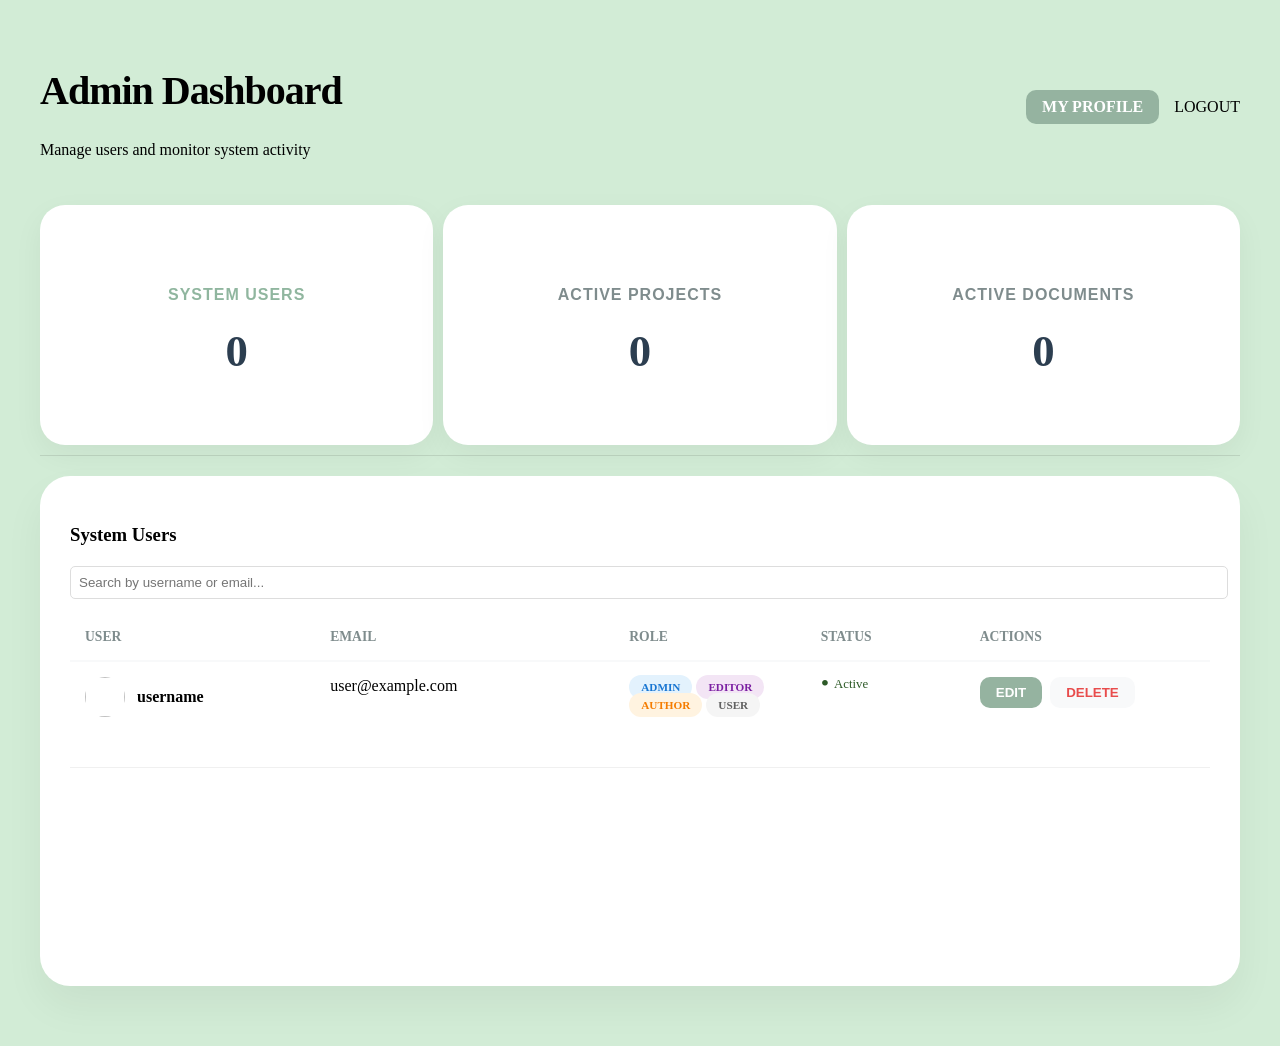
<file: auth-microservice/src/main/resources/templates/adminDashboard.html>
<!DOCTYPE html>
<html xmlns:th="http://www.thymeleaf.org">
<head>
    <meta charset="UTF-8">
    <title>Admin Dashboard</title>
    <link rel="stylesheet" th:href="@{/auth-microservice/css/stylesheet.css}">
    <link rel="stylesheet" th:href="@{/auth-microservice/css/admin.css}" href="../static/css/admin.css">
    <script src="../static/js/auth.js" th:src="@{/auth-microservice/js/auth.js}"></script>
    <link rel="icon" type="image/png" th:href="@{/auth-microservice/images/logo.png}">
    <link href="https://fonts.googleapis.com/css2?family=Inter:wght@300;400;600;700&display=swap" rel="stylesheet">
</head>
<body style="height: auto; overflow-y: auto;">
<div class="dashboard-container">

    <div class="nav-header">
        <div>
            <h1 style="font-size: 2.5rem; letter-spacing: -1px;">Admin <span class="highlight">Dashboard</span></h1>
            <p class="sub-text">Manage users and monitor system activity</p>
        </div>
        <div style="display: flex; gap: 15px; align-items: center;">
            <a th:href="@{/auth-microservice/users/profile/{id}(id=${admin.id})}"
               class="btn btn-primary btn-sm">
                MY PROFILE
            </a>
            <a th:href="@{/auth-microservice/}" class="logout-link" style="margin-top: 0;">LOGOUT</a>
        </div>
    </div>

    <div class="dashboard-tabs stats-grid">
        <div class="stat-card">
            <button class="tab-btn active" onclick="openTab(event, 'users-tab')">System Users</button>
            <p th:text="${totalUsers}">0</p>
        </div>
        <div class="stat-card">
            <button class="tab-btn" onclick="openTab(event, 'projects-tab')">Active Projects</button>
            <p th:text="${projects}">0</p>
        </div>

        <div class="stat-card">
            <button class="tab-btn" onclick="openTab(event, 'documents-tab')">Active Documents</button>
            <p th:text="${documents}">0</p>
        </div>
    </div>

    <div id="users-tab" class="tab-content active-content">
        <div class="admin-table-container fade-in">
            <h3 style="margin-bottom: 20px;">System Users</h3>
            <div class="search-container" style="margin-bottom: 15px;">
                <input type="text" id="userSearchInput" onkeyup="filterTable('userSearchInput', 'users-table')"
                       placeholder="Search by username or email..."
                       style="padding: 8px; width: 100%; border-radius: 5px; border: 1px solid #ddd;">
            </div>
            <table id="users-table">
                <thead>
                <tr>
                    <th class="col-user">User</th>
                    <th class="col-email">Email</th>
                    <th class="col-role">Role</th>
                    <th class="col-status">Status</th>
                    <th class="col-actions">Actions</th>
                </tr>
                </thead>
                <tbody>
                <tr th:each="user : ${users}" class="user-row">
                    <td class="col-user">
                        <div class="user-info-cell">
                            <img th:src="@{'http://localhost:8080/auth-microservice/users/profile-pic/' + ${user.id}}"
                                 class="table-pfp" onerror="this.src='https://via.placeholder.com/40'">
                            <span th:text="${user.username}" style="font-weight: 600;">username</span>
                        </div>
                    </td>
                    <td class="col-email" th:text="${user.email}">user@example.com</td>
                    <td class="col-role">
                        <div th:switch="${user.role}" class="role-badge">
                            <span th:case="'admin'" class="badge admin">ADMIN</span>
                            <span th:case="'editor'" class="badge editor">EDITOR</span>
                            <span th:case="'author'" class="badge author">AUTHOR</span>
                            <span th:case="*" class="badge reader">USER</span>
                        </div>
                    </td>
                    <td class="col-status">
                        <div style="color: #2D5A27; font-size: 0.8rem; display: flex; align-items: center; gap: 5px;">
                            <span style="font-size: 1.5rem; line-height: 0; margin-bottom: 4px;">•</span>
                            <span>Active</span>
                        </div>
                    </td>
                    <td class="col-actions">
                        <div style="display: flex; gap: 8px;">
                            <button class="btn btn-primary btn-sm" th:data-id="${user.id}"
                                    onclick="editUser(this.getAttribute('data-id'))">EDIT
                            </button>
                            <button class="btn btn-secondary btn-sm" th:data-id="${user.id}"
                                    onclick="deleteUser(this.getAttribute('data-id'))">DELETE
                            </button>
                        </div>
                    </td>
                </tr>
                </tbody>
            </table>
        </div>
    </div>

    <div id="projects-tab" class="tab-content" style="display: none;">
        <div class="admin-table-container fade-in">
            <h3 style="margin-bottom: 20px;">System Projects</h3>
            <div class="search-container" style="margin-bottom: 15px;">
                <input type="text" id="projectSearchInput" onkeyup="filterTable('projectSearchInput', 'projects-table')"
                       placeholder="Search by project title..."
                       style="padding: 8px; width: 100%; border-radius: 5px; border: 1px solid #ddd;">
            </div>
            <table id="projects-table" style="width: 100%; border-collapse: collapse;">
                <thead>
                <tr>
                    <th>Project Name</th>
                    <th class="col-description">Description</th>
                </tr>
                </thead>
                <tbody>
                <tr th:each="project : ${projectsList}">
                    <td th:text="${project['name']}">Project Name</td>
                    <td th:text="${project['description']}">Description</td>
                </tr>
                </tbody>
            </table>
        </div>
    </div>

    <div id="documents-tab" class="tab-content" style="display: none;">
        <div class="admin-table-container fade-in">
            <h3 style="margin-bottom: 20px;">System Documents</h3>
            <div class="search-container" style="margin-bottom: 15px;">
                <input type="text" id="documentSearchInput"
                       onkeyup="filterTable('documentSearchInput', 'documents-table')"
                       placeholder="Search by document title..."
                       style="padding: 8px; width: 100%; border-radius: 5px; border: 1px solid #ddd;">
            </div>
            <table id="documents-table">
                <thead>
                <tr>
                    <th>Document Name</th>
                </tr>
                </thead>
                <tbody>
                <tr th:each="doc : ${documentsList}">
                    <td th:text="${doc['name']}">Document Title</td>
                </tr>
                </tbody>
            </table>
        </div>
    </div>
</div>

<div id="editUserModal" class="modal"
     style="display:none; position:fixed; z-index:1000; left:0; top:0; width:100%; height:100%; background-color: rgba(0,0,0,0.5);">
    <div style="background-color: #fff; margin: 15% auto; padding: 20px; border-radius: 8px; width: 300px; box-shadow: 0 5px 15px rgba(0,0,0,0.3);">
        <h3 style="margin-top: 0;">Change user's role</h3>
        <p id="modalUsername" style="font-weight: 600; color: #666;"></p>

        <form id="editRoleForm">
            <input type="hidden" id="editUserId">
            <label for="newRole">Choose a role:</label>
            <select id="newRole"
                    style="width: 100%; padding: 8px; margin: 15px 0; border-radius: 4px; border: 1px solid #ddd;">
                <option value="admin">ADMIN</option>
                <option value="editor">EDITOR</option>
                <option value="author">AUTHOR</option>
                <option value="reader">USER (Reader)</option>
            </select>

            <div style="display: flex; gap: 10px; justify-content: flex-end;">
                <button type="button" class="btn btn-secondary btn-sm" onclick="closeModal()">CANCEL</button>
                <button type="submit" class="btn btn-primary btn-sm">SAVE</button>
            </div>
        </form>
    </div>
</div>
<div id="toast-container" style="position: fixed; top: 20px; right: 20px; z-index: 9999;"></div>
</body>
</html>
</file>
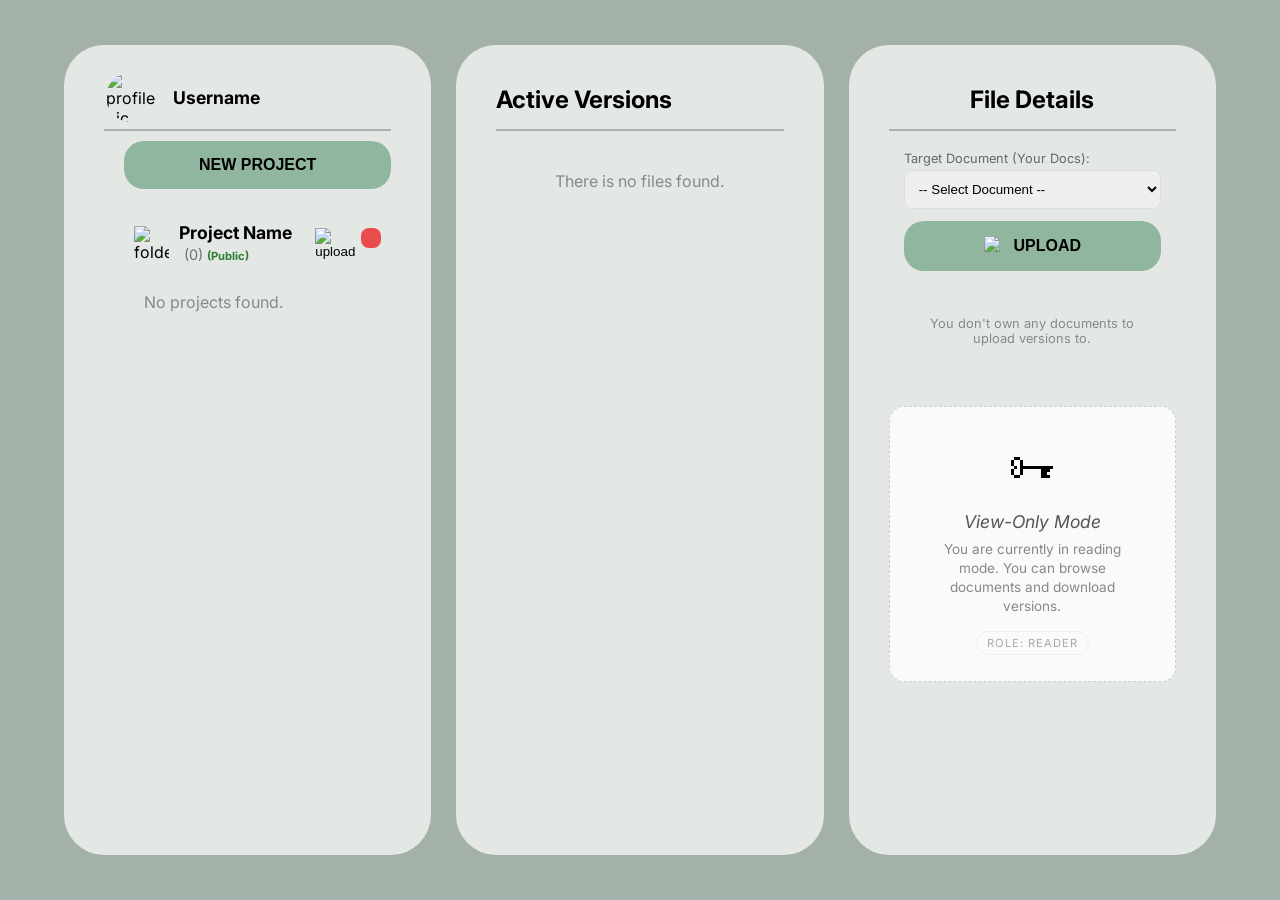
<file: document-microservice/src/main/resources/templates/documents.html>
<!DOCTYPE html>
<html xmlns:th="http://www.thymeleaf.org">
<head>
    <meta charset="UTF-8">
    <title>Workspace</title>
    <script src="../static/js/document.js" th:src="@{/document-microservice/js/document.js}"></script>
    <link rel="stylesheet" th:href="@{/document-microservice/css/stylesheet.css}" href="../static/css/stylesheet.css">
    <link href="https://fonts.googleapis.com/css2?family=Inter:wght@300;400;600;700&display=swap" rel="stylesheet">
    <link rel="icon" type="image/png" th:href="@{images/logo.png}">
</head>
<body>

<div class="workspace-container">
    <div class="column-card">
        <div class="card-header-profile">
            <a th:href="@{'http://localhost:8080/auth-microservice/users/profile/' + ${userId}}" class="profile-link"
               style="text-decoration: none; color: inherit; display: flex; align-items: center; gap: 15px;">
                <div class="profile-section-title">
                    <img th:src="@{'http://localhost:8080/auth-microservice/users/profile-pic/' + ${userId}}"
                         alt="profile-pic"
                         class="profile-pic">
                    <span class="profile-name" th:text="${username}">Username</span>
                </div>
            </a>
        </div>

        <div class="file-tree">
            <button th:if="${userRole == 'author' || userRole == 'admin'}"
                    type="button" class="upload-btn" id="toggleProjectBtn"
                    onclick="showProjectFields()">NEW PROJECT
            </button>

            <div id="projectFields"
                 style="display: none; flex-direction: column; margin-top: 10px; background: #f9f9f9; padding: 10px; border-radius: 8px;">
                <form action="http://localhost:8080/project-microservice/projects/add" method="post" id="addProject"
                      style="display: flex; flex-direction: column; gap: 12px;">
                    <input type="hidden" name="userId" th:value="${userId}">
                    <input type="hidden" name="username" th:value="${username}"/>
                    <input type="text" name="projectName" placeholder="Project Name" required class="project-input">
                    <input type="text" name="description" placeholder="Description" required class="project-input">
                    <label style="display: flex; align-items: center; gap: 8px; font-size: 0.85rem; color: #555; cursor: pointer;">
                        <input type="checkbox" name="isPublic" value="true" style="width: 15px; height: 15px;">
                        Make this project public
                    </label>

                    <button type="submit" class="upload-btn btn-small" style="background-color: #90B69F;">
                        <img th:src="@{/document-microservice/images/icon-add.png}" alt="add"
                             style="width: 18px; height: 18px; object-fit: contain;">
                        ADD
                    </button>
                </form>
            </div>

            <div th:if="${groupedDocs != null}" th:each="entry : ${groupedDocs}">
                <th:block th:each="p : ${allProjects}">
                    <div th:if="${p['id'] == entry.key}" th:remove="tag">
                        <div th:if="${userRole == 'editor' or userRole == 'admin' or p['public'] == true or (p['ownerId'] != null and p['ownerId'].toString() == userId.toString())}"
                             class="project-container" style="margin-bottom: 10px;">
                            <div class="folder-header"
                                 style="display: flex; align-items: center; justify-content: space-between;">
                                <div class="tree-item folder-toggle" onclick="toggleFolder(this)"
                                     style="cursor: pointer;">
                                    <img th:src="@{/document-microservice/images/icon-folder.png}" alt="folder">
                                    <span class="profile-name">
                                <span th:text="${p['name']}">Project Name</span>
                                        <span class="file-count"
                                              th:text="${entry.value != null ? '(' + entry.value.size() + ')' : '(0)'}">(0)</span>
                        <span th:if="${p['public'] == true || p['isPublic'] == true}"
                              style="color: #2e7d32; font-size: 0.7rem;">(Public)</span>
                    </span>
                                </div>

                                <form th:if="${userRole == 'admin' || (p['ownerId'] != null && p['ownerId'].toString() == userId.toString())}"
                                      th:action="@{/document-microservice/upload}"
                                      method="post"
                                      enctype="multipart/form-data">

                                    <input type="hidden" name="userId" th:value="${userId}">
                                    <input type="hidden" name="projectId" th:value="${p['id']}">
                                    <input type="hidden" name="projectName" th:value="${p['name']}">
                                    <input type="hidden" name="username" th:value="${username}"/>

                                    <input type="file" name="file" th:id="'fileInput-' + ${p['id']}"
                                           style="display: none;" onchange="this.form.submit();">
                                    <button type="button" th:data-target="'fileInput-' + ${p['id']}"
                                            onclick="document.getElementById(this.getAttribute('data-target')).click();"
                                            style="background: transparent; border: none; cursor: pointer;">
                                        <img th:src="@{/document-microservice/images/icon-upload.png}" alt="upload"
                                             style="width: 18px; height: 18px;">
                                    </button>
                                </form>
                                <div th:if="${errorMessage}"
                                     style="color: white; background: #e84c4c; padding: 10px; border-radius: 8px; margin-bottom: 10px;">
                                    <span th:text="${errorMessage}"></span>
                                </div>
                            </div>

                            <ul class="nested-docs" style="display: none; list-style: none; padding-left: 25px;">
                                <li th:each="doc : ${entry.value}">
                                    <div class="tree-item file-clickable"
                                         th:data-id="${doc.id}"
                                         th:data-name="${doc.name}"
                                         onclick="handleFileClick(this)">
                                        <img th:src="@{/document-microservice/images/icon-file.png}" alt="file">
                                        <span th:text="${doc.name}">File Name</span>
                                    </div>
                                </li>
                            </ul>
                        </div>
                    </div>
                </th:block>
            </div>

            <p th:if="${#maps.isEmpty(groupedDocs)}" style="padding-left: 20px; color: #888; margin-top: 20px;">
                No projects found.
            </p>
        </div>
    </div>

    <div class="column-card">
        <div class="card-header">
            <h2 id="selected-file-title">Active Versions</h2>
        </div>
        <div id="active-version-container">
            <p style="text-align: center; color: #888; margin-top: 20px;">
                There is no files found.
            </p>
        </div>
    </div>

    <div class="column-card">
        <div class="card-header" style="justify-content: center;">
            <h2>File Details</h2>
        </div>

        <div th:if="${userRole == 'author' || userRole == 'admin'}" style="padding: 0 15px;">

            <form th:action="@{/document-microservice/uploadVersion}" method="post" enctype="multipart/form-data"
                  id="mainUploadForm"
                  th:if="${not #lists.isEmpty(allDocuments)}"
                  style="display: flex; flex-direction: column; gap: 12px;">

                <input type="hidden" name="userId" th:value="${userId}">
                <input type="hidden" name="name" th:value="${username}">

                <label style="font-size: 0.8rem; color: #666; margin-bottom: -8px;">Target Document (Your Docs):</label>
                <select name="docId" class="doc-input" required
                        style="width: 100%; padding: 10px; border-radius: 8px; border: 1px solid #ddd;">
                    <option value="" disabled selected>-- Select Document --</option>
                    <option th:each="doc : ${allDocuments}"
                            th:if="${doc.createdBy != null && doc.createdBy.toString() == userId.toString()}"
                            th:value="${doc.id}"
                            th:text="${doc.name}">
                    </option>
                </select>

                <input type="file" id="fileInputMain" name="file" style="display: none;"
                       onchange="document.getElementById('mainUploadForm').submit();">

                <button type="button" class="upload-btn" onclick="document.getElementById('fileInputMain').click()"
                        style="display: flex; align-items: center; justify-content: center; gap: 10px;">
                    <img th:src="@{/document-microservice/images/icon-upload.png}" alt="upload"
                         style="width: 20px; height: 20px;">
                    UPLOAD
                </button>
            </form>

            <div th:if="${#lists.isEmpty(allDocuments) && userRole == 'admin'}"
                 style="text-align: center; color: #888; font-size: 0.8rem; padding: 20px;">
                You don't own any documents to upload versions to.
            </div>
        </div>

        <div th:if="${userRole == 'editor' || userRole == 'author'}" id="version-container"
             style="display: none; margin-top: 30px;">
            <div class="section-title">Drafts</div>
            <ul class="version-list" style="list-style: none; padding: 0;"></ul>
        </div>

        <div th:if="${userRole != 'author' && userRole != 'editor'}"
             style="margin-top: 40px; padding: 30px; border: 1px dashed #ccc; border-radius: 15px; text-align: center; background: #fafafa;">

            <div style="font-size: 3rem; margin-bottom: 10px;">🗝</div>
            <h3 style="color: #555; font-size: 1.1rem; margin-bottom: 8px;">View-Only Mode</h3>
            <p style="color: #888; font-size: 0.85rem; max-width: 200px; margin: 0 auto; line-height: 1.4;">
                You are currently in reading mode. You can browse documents and download versions.
            </p>

            <div style="margin-top: 15px;">
        <span style="font-size: 0.7rem; text-transform: uppercase; letter-spacing: 1px; color: #aaa; border: 1px solid #eee; padding: 4px 10px; border-radius: 20px;">
            Role: <span th:text="${userRole}">Reader</span>
        </span>
            </div>
        </div>

    </div>
</div>

<script th:inline="javascript">
    const iconDocPath = /*[[@{/document-microservice/images/icon-doc.png}]]*/ '/images/icon-doc.png';
    const iconDownloadPath = /*[[@{/document-microservice/images/icon-download.png}]]*/ '/images/icon-download.png';
    const allDrafts = /*[[${draftDocs}]]*/ [];
    const userRole = /*[[${userRole}]]*/ 'reader';

    console.log("Loaded drafts:", allDrafts);
</script>

<script th:if="${param.errorType != null and param.errorType[0] == 'largeFile'}">
    Swal.fire({
        icon: 'error',
        title: 'Upload Error',
        text: 'The file exceeds the 10MB limit. Please try a smaller file.',
        confirmButtonColor: '#95b3a0',
        confirmButtonText: 'Try Again'
    });
</script>

</body>
</html>
</file>
<file: auth-microservice/src/main/resources/static/css/admin.css>
:root {
    --bg-main: #d2ecd6;
    --card-glass: rgba(255, 255, 255, 0.8);
    --text-dark: #2c3e50;
    --text-sub: #7f8c8d;
    --highlight: #7ab18a;
}

html, body {
    height: 100%;
    margin: 0;
}

body {
    background-color: var(--bg-main);
    display: flex;
    flex-direction: column;
    min-height: 100vh;
}

.dashboard-container {
    width: 100%;
    max-width: 1200px;
    margin: 0 auto;
    padding: 40px 20px;
    flex: 1;
    display: flex;
    flex-direction: column;
}

.admin-table-container {
    background: white;
    border-radius: 30px;
    padding: 30px;
    box-shadow: 0 20px 40px rgba(0,0,0,0.05);
    flex: 1;
    min-height: 450px;
    margin-bottom: 20px;
}


.nav-header {
    display: flex;
    justify-content: space-between;
    align-items: center;
    margin-bottom: 30px;
}

.stats-grid {
    display: grid;
    grid-template-columns: repeat(auto-fit, minmax(200px, 1fr));
    gap: 20px;
    margin-bottom: 40px;
}

.stat-card {
    cursor: pointer;
    background: #ffffff;
    border-radius: 25px;
    display: flex;
    flex-direction: column;
    align-items: center;
    justify-content: center;
    padding: 30px;
    min-height: 180px;
    box-shadow: 0 10px 30px rgba(0, 0, 0, 0.05);
    transition: all 0.3s ease;
}

.stat-card:hover {
    transform: translateY(-8px);
    box-shadow: 0 15px 35px rgba(144, 182, 159, 0.2);
    /*border: 1px solid var(--highlight);*/
}

.stat-card p {
    font-size: 2.8rem;
    font-weight: 800;
    margin: 10px 0 0 0;
    color: var(--text-dark);
    line-height: 1;
}

.stat-card .tab-btn {
    font-size: 1rem;
    text-transform: uppercase;
    letter-spacing: 1px;
    color: var(--text-sub);
    margin-bottom: 5px;
}

.dashboard-tabs {
    /*display: flex;*/
    gap: 10px;
    margin-bottom: 20px;
    border-bottom: 1px solid rgba(0,0,0,0.1);
    padding-bottom: 10px;
}

.tab-btn {
    background: none;
    border: none;
    padding: 10px 20px;
    font-weight: 600;
    cursor: pointer;
    color: #666;
    transition: 0.3s;
    border-radius: 8px;
}

.tab-btn:hover {
    background: rgba(144, 182, 159, 0.1);
}

.tab-btn.active {
    /*background: #90B69F;*/
    color: #90B69F;
}
.admin-table-container {
    background: white;
    border-radius: 30px;
    padding: 30px;
    box-shadow: 0 20px 40px rgba(0,0,0,0.05);
}

table {
    width: 100%;
    border-collapse: collapse;
}

thead tr, .user-row {
    display: flex;
    width: 100%;
    align-items: center;
}

th, td {
    padding: 15px;
    text-align: left;
}

.col-description {
    flex: 3;
    display: flex;
    justify-content: right;
    align-items: center;
    text-align: center;
}

.col-user    { flex: 2; }
.col-email   { flex: 2.5;  }
.col-role    { flex: 1.5; }
.col-status  { flex: 1.2; }
.col-actions { flex: 2; justify-content: flex-end; }

th {
    color: var(--text-sub);
    font-size: 0.85rem;
    text-transform: uppercase;
    border-bottom: 2px solid #f8f9fa;
}

td {
    border-bottom: 1px solid #f0f0f0;
    height: 75px;
}

.user-info-cell {
    display: flex;
    align-items: center;
    gap: 12px;
}

.table-pfp {
    width: 40px;
    height: 40px;
    border-radius: 50%;
    object-fit: cover;
    flex-shrink: 0;
}

.badge {
    padding: 6px 12px;
    border-radius: 20px;
    font-size: 0.7rem;
    font-weight: 700;
}

.search-container input {
    transition: border-color 0.3s, box-shadow 0.3s;
    outline: none;
}

.search-container input:focus {
    border-color: #4A90E2;
    box-shadow: 0 0 8px rgba(74, 144, 226, 0.2);
}

.toast {
    min-width: 250px;
    padding: 15px 20px;
    margin-bottom: 10px;
    border-radius: 8px;
    color: white;
    font-weight: 600;
    box-shadow: 0 4px 12px rgba(0,0,0,0.15);
    display: flex;
    align-items: center;
    justify-content: space-between;
    animation: slideIn 0.3s ease-out;
}

.toast.success { background-color: #2ecc71; border-left: 5px solid #27ae60; }
.toast.error { background-color: #e74c3c; border-left: 5px solid #c0392b; }

@keyframes slideIn {
    from { transform: translateX(100%); opacity: 0; }
    to { transform: translateX(0); opacity: 1; }
}

.toast.fade-out {
    opacity: 0;
    transform: translateX(100%);
    transition: all 0.5s ease-in;
}

.badge.admin { background: #e3f2fd; color: #1976d2; }
.badge.editor { background: #f3e5f5; color: #7b1fa2; }
.badge.author { background: #fff3e0; color: #f57c00; }
.badge.reader { background: #f5f5f5; color: #616161; }

.btn-sm {
    padding: 8px 16px;
    border-radius: 10px;
    font-weight: 600;
    cursor: pointer;
    border: none;
}

.btn-primary { background: #95b3a0; color: white; }
.btn-secondary { background: #f8f9fa; color: #e84c4c; }
</file>
<file: document-microservice/src/main/resources/static/css/stylesheet.css>
:root {
    --bg-color: #A3B1A8;
    --card-bg: #E3E8E5;
    --accent-green: #90B69F;
    --text-main: #000000;
    --text-sub: #707070;
    --border-color: #B0B0B0;
    --hover-color: #DADFDC;
}

body {
    font-family: 'Inter', sans-serif;
    background-color: var(--bg-color);
    margin: 0;
    display: flex;
    justify-content: center;
    align-items: center;
    min-height: 100vh;
}

.workspace-container {
    display: flex;
    gap: 25px;
    width: 90%;
    max-width: 1400px;
    height: 90vh;
}

.column-card {
    background-color: var(--card-bg);
    border-radius: 40px;
    flex: 1;
    padding: 40px;
    display: flex;
    flex-direction: column;

    overflow-y: auto;
    overflow-x: hidden;

    scrollbar-width: none !important;
    -ms-overflow-style: none !important;
}

.column-card::-webkit-scrollbar {
    width: 0px !important;
    height: 0px !important;
    display: none !important;
    background: transparent !important;
}


.card-header {
    border-bottom: 2px solid var(--border-color);
    padding-bottom: 15px;
    margin-bottom: 20px;
    display: flex;
    align-items: center;
}

.card-header-profile {
    display: flex;
    margin-top: -15px;
    align-items: center;
    border-bottom: 2px solid var(--border-color);
    padding-bottom: 5px;
    margin-bottom: 10px;
}

h2 {
    margin: 0;
    font-size: 1.5rem;
    font-weight: 700;
}

h3 {
    margin: 15px 0 10px 0;
    font-size: 1rem;
    color: var(--text-sub);
    font-weight: 400;
    font-style: italic;
}

.profile-section {
    display: flex;
    align-items: center;
    gap: 15px;
    margin-bottom: 30px;
}

.profile-section-title {
    display: flex;
    align-items: center;
    gap: 15px;
    margin-bottom: 0;
}

.profile-pic {
    width: 50px;
    height: 50px;
    border-radius: 50%;
    object-fit: cover;
}

.profile-name {
    font-weight: 700;
    font-size: 1.1rem;
}

.profile-link {
    transition: transform 0.2s ease, opacity 0.2s ease;
    cursor: pointer;
}

.profile-link:hover {
    transform: translateY(-2px);
    opacity: 0.85;
}

.profile-pic {
    border: 2px solid transparent;
    transition: border-color 0.3s ease;
}

.profile-link:hover .profile-pic {
    border-color: var(--accent-green);
}

.file-tree, .file-tree ul {
    list-style: none;
    padding-left: 20px;
    margin: 0;
    position: relative;
}

.file-tree ul {
    margin-left: 10px;
}

.file-tree ul::before {
    content: "";
    position: absolute;
    top: 0; left: 0;
    width: 1px; height: 100%;
    border-left: 1px dashed var(--border-color);
}

.tree-item {
    margin: 15px 0;
    display: flex;
    align-items: center;
    gap: 10px;
    cursor: pointer;
}

.tree-item img {
    width: 35px;
    height: 35px;
}

.tree-item.active {
    font-weight: 700;
}

.version-list {
    list-style: none;
    padding: 0;
    margin-top: 10px;
}

.version-item {
    display: flex;
    justify-content: space-between;
    align-items: center;
    padding: 15px;
    border-radius: 15px;
    background: white;
    margin-bottom: 15px;
}
.file-info {
    display: flex;
    align-items: center;
    gap: 10px;
}

.file-icon {
    width: 30px;
    height: 30px;
}

.file-date {
    color: var(--text-sub);
    font-size: 0.9rem;
}

.upload-btn {
    background-color: var(--accent-green);
    color: var(--text-main);
    border: none;
    padding: 15px 30px;
    border-radius: 20px;
    font-weight: 600;
    font-size: 1rem;
    cursor: pointer;
    width: 100%;
    display: flex;
    align-items: center;
    justify-content: center;
    gap: 10px;
    margin-bottom: 25px;
    transition: 0.2s;
}

.folder-header {
    display: flex;
    align-items: center;
    justify-content: space-between;
    padding: 8px 10px;
    border-radius: 12px;
    transition: background 0.2s;
}

.folder-header:hover {
    background-color: var(--hover-color);
}

.folder-header .upload-btn {
    width: auto;
    margin-bottom: 0;
    padding: 8px;
    border-radius: 10px;
}

.folder-header .tree-item {
    margin: 0;
}

/*.folder-toggle:hover .profile-name {*/
/*    color: #4A90E2;*/
/*}*/

.file-count {
    font-size: 0.8rem;
    color: #999;
    font-weight: 300;
}

.doc-icon {
    transition: all 0.2s ease;
    background: transparent;
    padding: 6px;
    border-radius: 50%;
    display: flex;
    align-items: center;
    justify-content: center;
}

.doc-icon:hover {
    background-color: rgba(0, 0, 0, 0.08);
    transform: scale(1.1);
    cursor: pointer;
}

.upload-btn:hover {
    opacity: 0.9;
}

.section-title {
    font-size: 0.9rem;
    color: var(--text-sub);
    font-style: italic;
    margin-top: 20px;
}

.collaborators {
    display: flex;
    gap: 10px;
    margin: 15px 0;
}

.collab-pic {
    width: 45px;
    height: 45px;
    border-radius: 50%;
    object-fit: cover;
}

.nested-docs {
    display: none;
    list-style: none;
    padding-left: 30px;
}
.folder-toggle {
    cursor: pointer;
    transition: 0.2s;
}
/*.folder-toggle:hover {*/
/*    opacity: 0.8;*/
/*    background: rgba(0,0,0,0.05);*/
/*    border-radius: 10px;*/
/*}*/
.file-count {
    font-weight: 400;
    color: var(--text-sub);
    font-size: 0.9rem;
    margin-left: 5px;
}
.file-clickable:hover {
    color: var(--accent-green);
    font-weight: 600;
}
.file-clickable:active {
    transform: scale(0.98);
}
.hidden-fields {
    display: none;
    flex-direction: column;
    gap: 10px;
    margin-top: 15px;
    animation: fadeIn 0.3s ease-in;
}

@keyframes fadeIn {
    from { opacity: 0; transform: translateY(-10px); }
    to { opacity: 1; transform: translateY(0); }
}

.project-input {
    width: 100%;
    padding: 12px 15px;
    border-radius: 12px;
    border: 1px solid var(--border-color);
    background-color: rgba(255, 255, 255, 0.8);
    font-family: 'Inter', sans-serif;
    font-size: 0.95rem;
    transition: all 0.3s ease;
    box-sizing: border-box;
    outline: none;
}

.project-input:focus {
    border-color: var(--accent-green);
    background-color: #ffffff;
    box-shadow: 0 0 0 4px rgba(144, 182, 159, 0.2);
}

.btn-small {
    padding: 10px 20px !important;
    width: auto !important;
    min-width: 120px;
    height: 40px;
    margin-top: 5px;
    align-self: flex-end;
    border-radius: 12px !important;
    font-size: 0.85rem !important;
    text-transform: uppercase;
    letter-spacing: 0.5px;
}

#projectFields {
    background: rgba(255, 255, 255, 0.3);
    padding: 20px;
    border-radius: 20px;
    border: 1px solid rgba(255, 255, 255, 0.5);
    backdrop-filter: blur(5px);
    margin-bottom: 20px;
}

#toggleProjectBtn:hover {
    filter: brightness(0.9);
}
</file>
